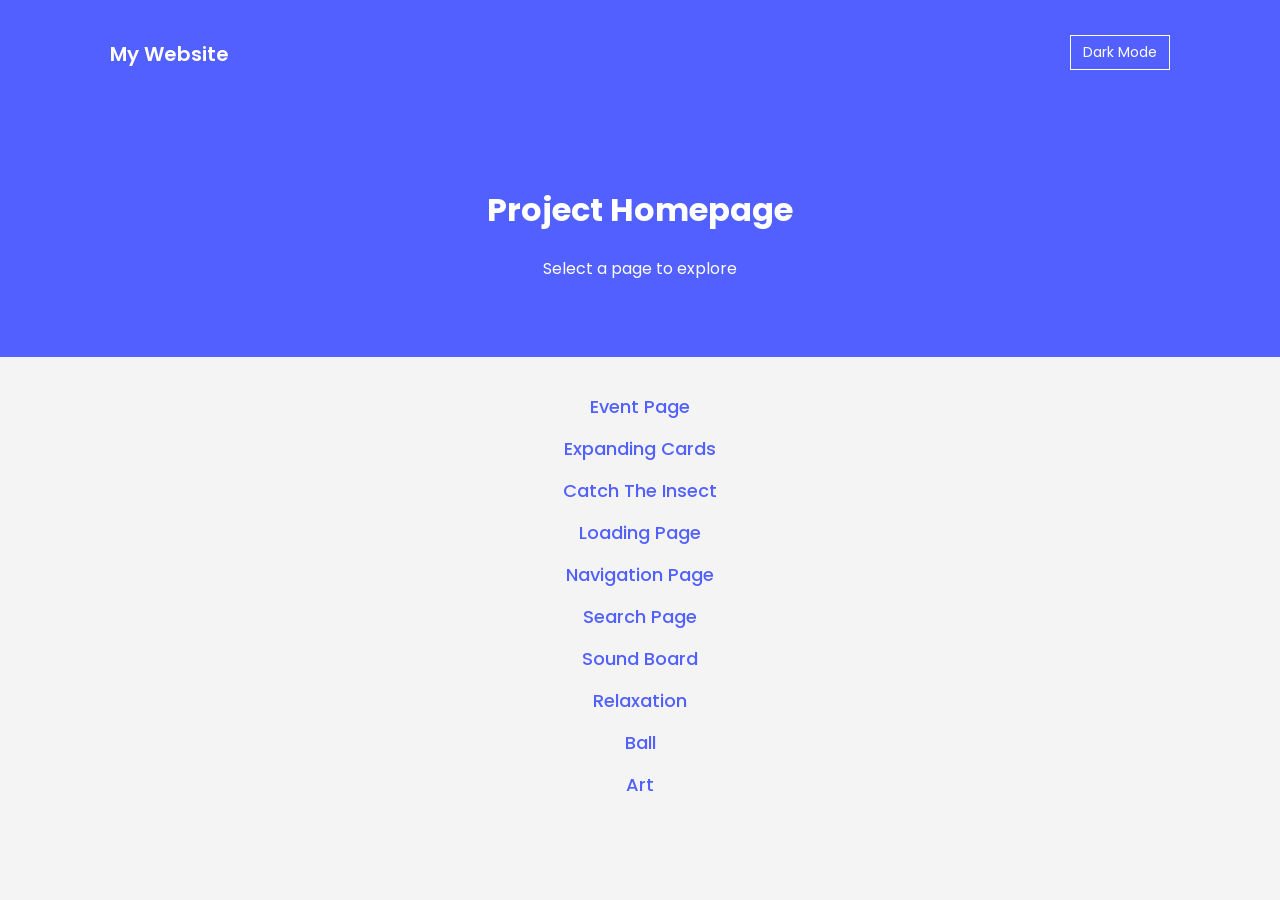
<file: index.html>
<!DOCTYPE html>
<html lang="en">
<head>
    <meta charset="UTF-8">
    <meta name="viewport" content="width=device-width, initial-scale=1.0">
    <title>Homepage</title>

    <link rel="stylesheet" href="style/index.css">


    <link href="https://fonts.googleapis.com/css2?family=Poppins:wght@300;400;600&display=swap" rel="stylesheet">
</head>
<body>


    <nav class="nav">
        <div class="container">
            <h1 class="logo">
                <a href="index.html">My Website</a>
            </h1>

            <ul class="nav-links">
                <li>
                    <button id="toggle-dark" class="nav-btn">Dark Mode</button>
                </li>
            </ul>
        </div>
    </nav>


    <div class="hero">
        <div class="container">
            <h1>Project Homepage</h1>
            <p>Select a page to explore</p>
        </div>
    </div>


    <section class="container content">
        <ul class="links">
            <li><a href="event.html">Event Page</a></li>
            <li><a href="expanding.html">Expanding Cards</a></li>
            <li><a href="insect.html">Catch The Insect</a></li>
            <li><a href="loading.html">Loading Page</a></li>
            <li><a href="navigation.html">Navigation Page</a></li>
            <li><a href="search.html">Search Page</a></li>
            <li><a href="sound.html">Sound Board</a></li>
            <li><a href="relaxer.html">Relaxation</a></li>
            <li><a href="ball.html">Ball</a></li>
            <li><a href="art.html">Art</a></li>

        </ul>
    </section>

    <script src="script/index.js"></script>

</body>
</html>
</file>
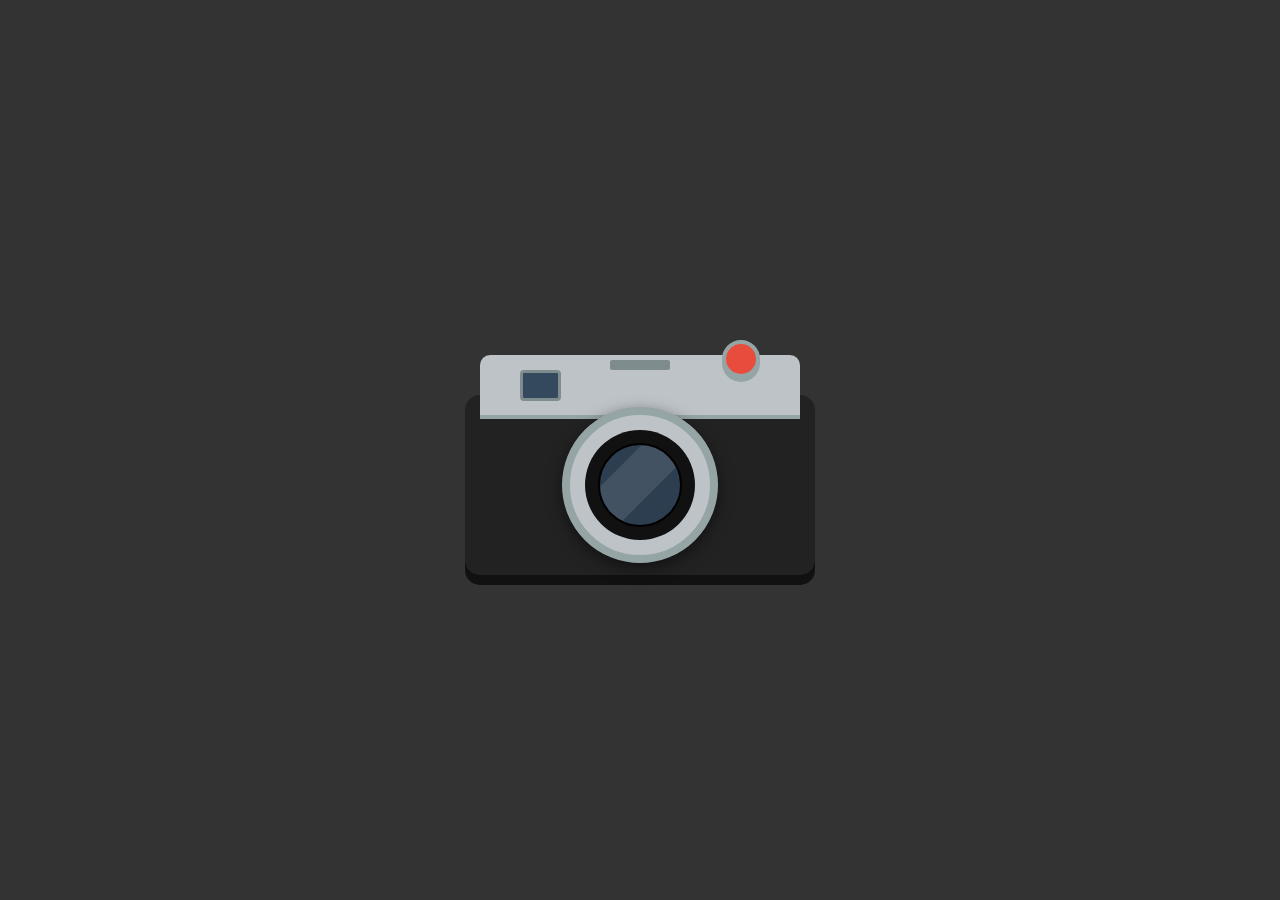
<file: art.html>
<!DOCTYPE html>
<html lang="en">
<head>
    <meta charset="UTF-8">
    <meta name="viewport" content="width=device-width, initial-scale=1.0">
    <title>CSS Camera Art</title>
    <link rel="stylesheet" href="style/art.css">
</head>
<body>
    <div class="camera-container">
        <div class="camera-body">

            <div class="camera-top">
                <div class="viewfinder"></div>
                <div class="shutter-button"></div>
                <div class="flash-mount"></div>
            </div>

            <div class="lens-outer">
                <div class="lens-middle">
                    <div class="lens-inner">
                        <div class="lens-reflection"></div>
                    </div>
            </div>

        </div>
    </div>
</body>
</html>
</file>
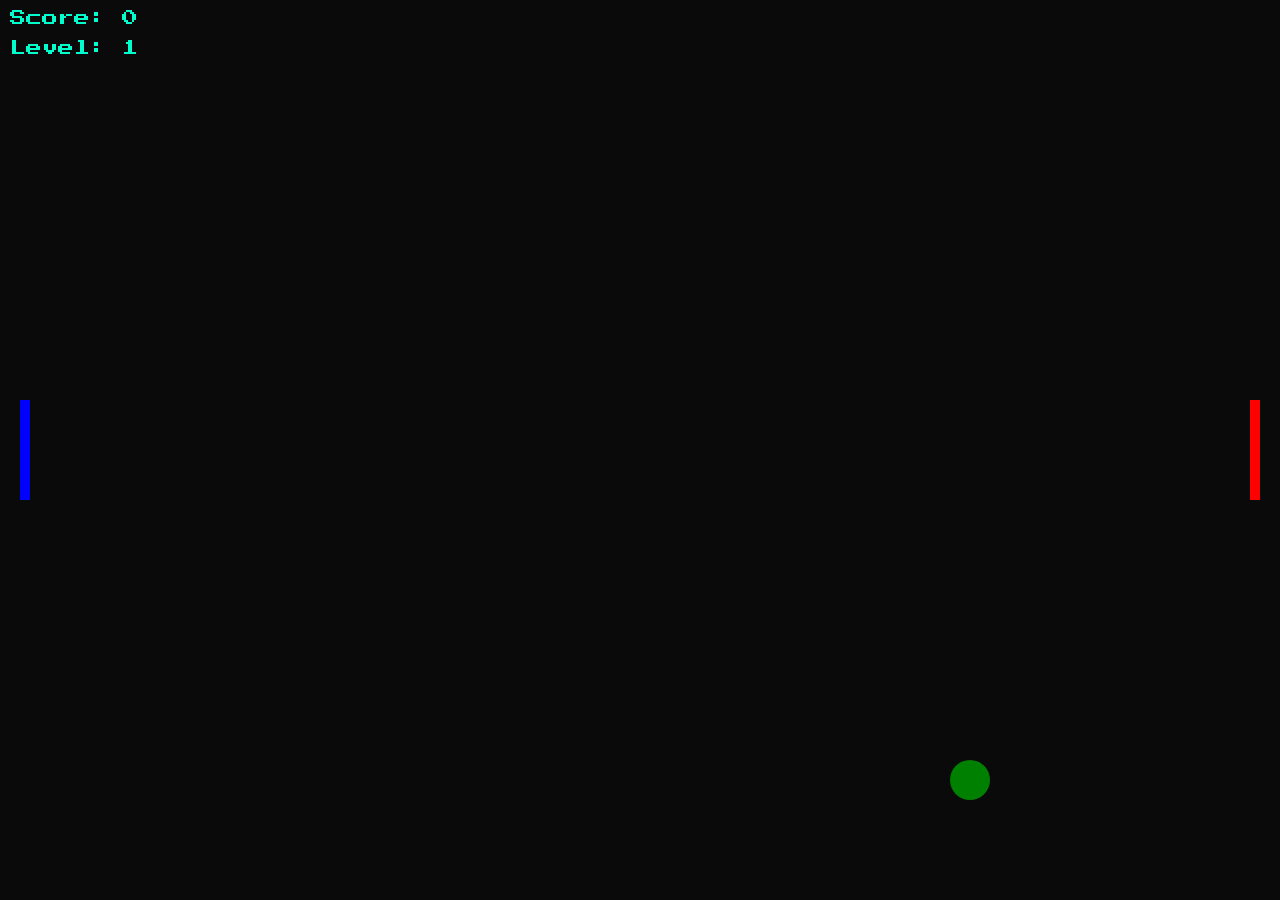
<file: ball.html>
<!DOCTYPE html>
<html lang="en">
<head>
    <meta charset="UTF-8">
    <title>Ball</title>
    <link rel="stylesheet" href="style/ball.css">
</head>
<body>
<script src="script/ball.js"></script>
</body>
</html>
</file>
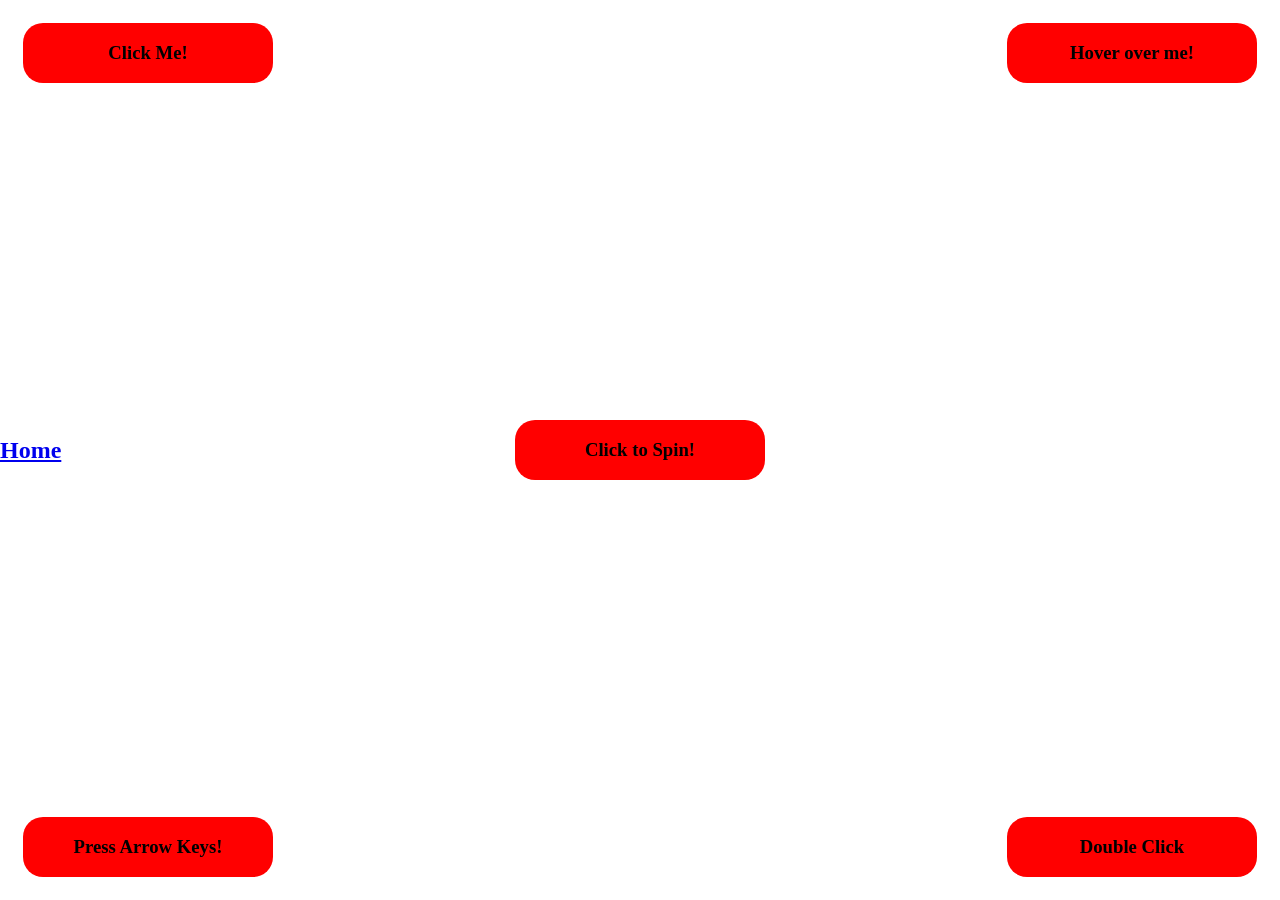
<file: event.html>
<!DOCTYPE html>
<html lang="en">
<head>
    <meta charset="UTF-8">
    <meta name="viewport" content="width=device-width, initial-scale=1.0">
    <title>Event</title>
    <link rel="stylesheet" href="style/event.css">
</head>
<body>
    <nav class="nav">
        <div class="container">
            <h1 class="logo">
                <a href="index.html" class="home-btn">Home</a>
            </h1>
        </div>
    </nav>
    <div class="rectangle click">
        <h3>Click Me!</h3>
    </div>
    <div class="rectangle move">
        <h3>Press Arrow Keys!</h3>
    </div>
    <div class="rectangle spin">
        <h3>Click to Spin!</h3>
    </div>
    <div class="rectangle hover">
        <h3>Hover over me!</h3>
    </div>
    <div class="rectangle dblclick">
        <h3>Double Click</h3>
    </div>
    <script src="script/event.js"></script>
</body>
</html>
</file>
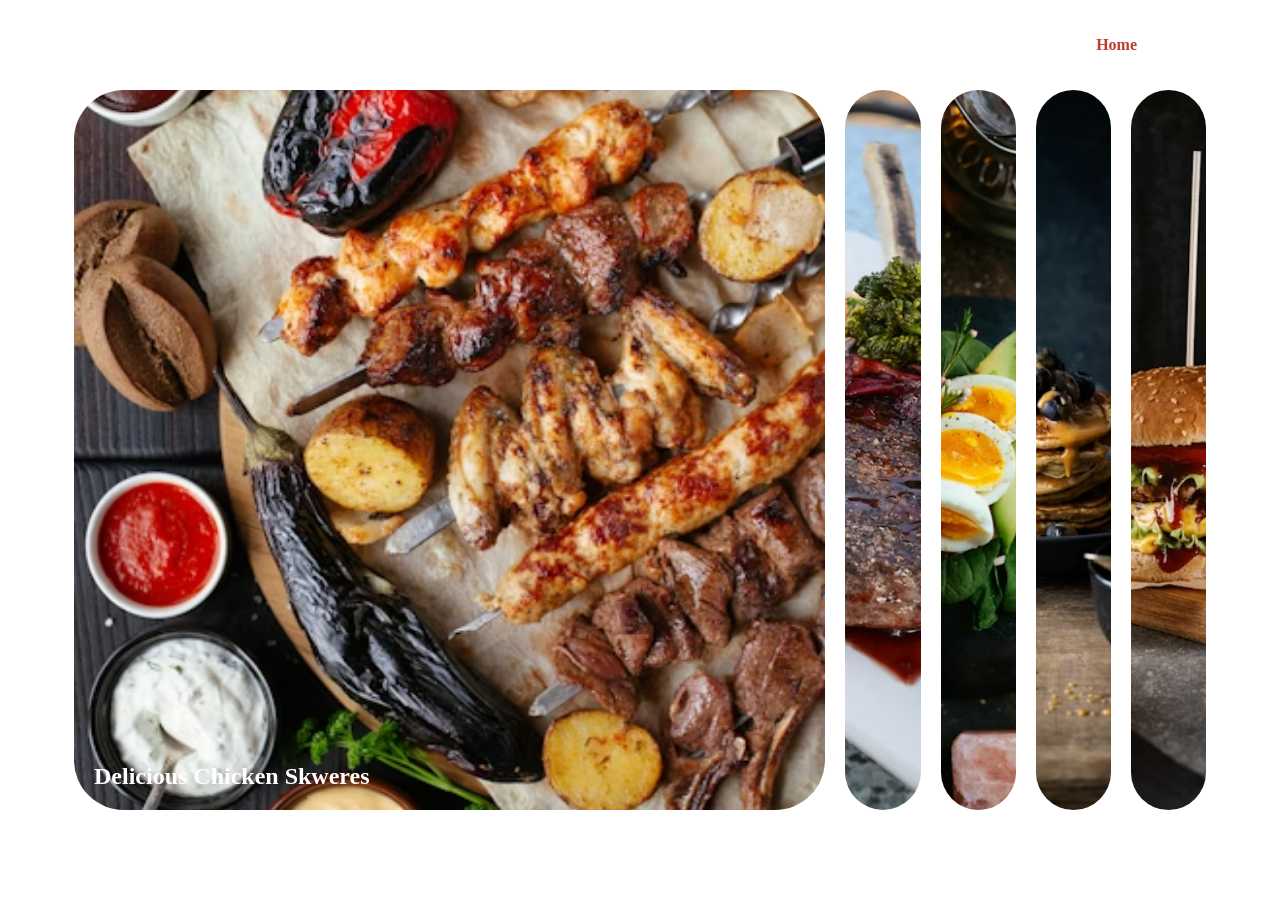
<file: expanding.html>
<!DOCTYPE html>
<html lang="en">
<head>
    <meta charset="UTF-8">
    <meta name="viewport" content="width=device-width, initial-scale=1.0">
    <title>Expanding</title>
    <link rel="stylesheet" href="style/expanding.css">
</head>
<body>
    <nav class="nav">
        <div class="container">
            <h1 class="logo">
            </h1>
            <ul>
                <li><a href="index.html" class="current">Home</a></li>
            </ul>
        </div>
    </nav>
    <div class="container">
        <div class="panel" style="background-image: url('images/food1.avif')">
        <h3>Delicious Chicken Skweres</h3>
    </div>
        <div class="panel" style="background-image: url('images/food2.avif')">
        <h3>Steak</h3>
    </div>
        <div class="panel" style="background-image: url('images/food3.avif')">
        <h3>Toast and Eggs</h3>
    </div>
        <div class="panel" style="background-image: url('images/food4.avif')">
        <h3>Pancakes</h3>
    </div>
        <div class="panel" style="background-image: url('images/food5.avif')">
        <h3>Hamburger</h3>
    </div>
    <script src="script/expanding.js" ></script>
</body>
</html>
</file>
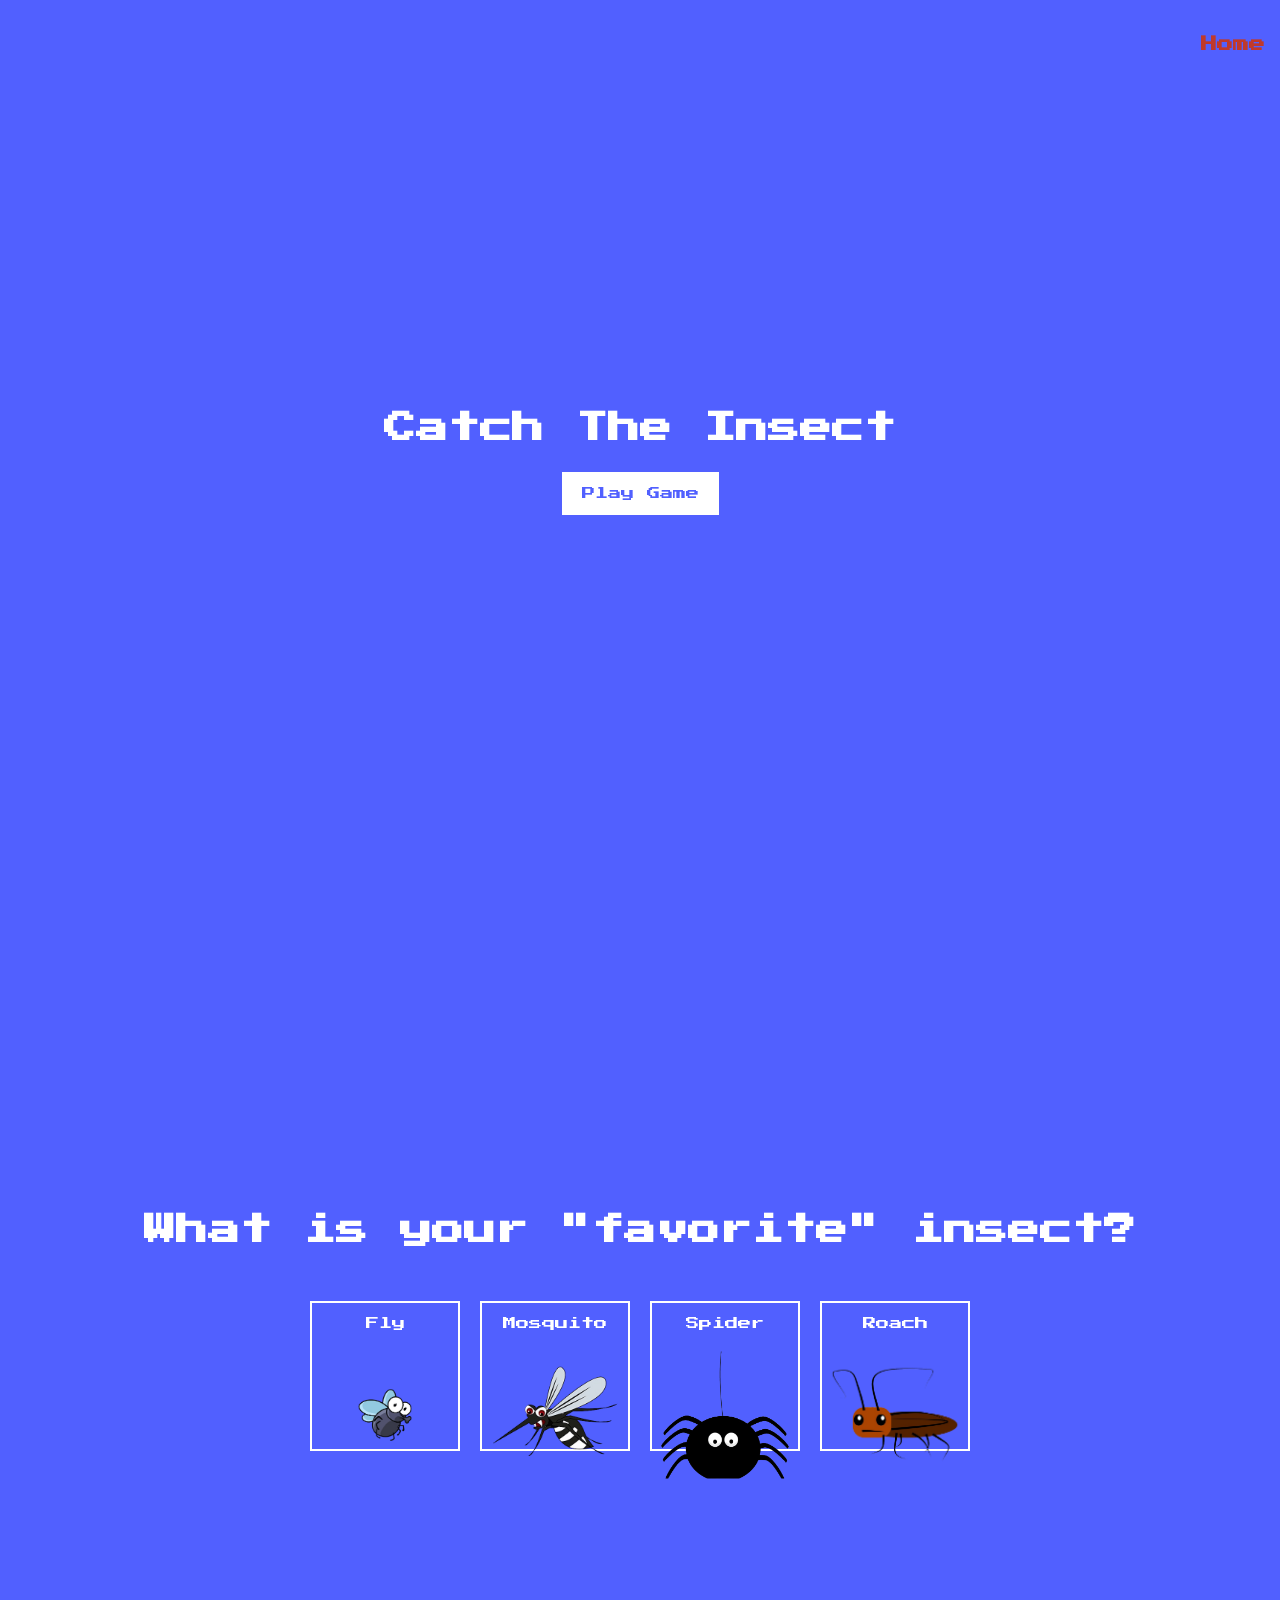
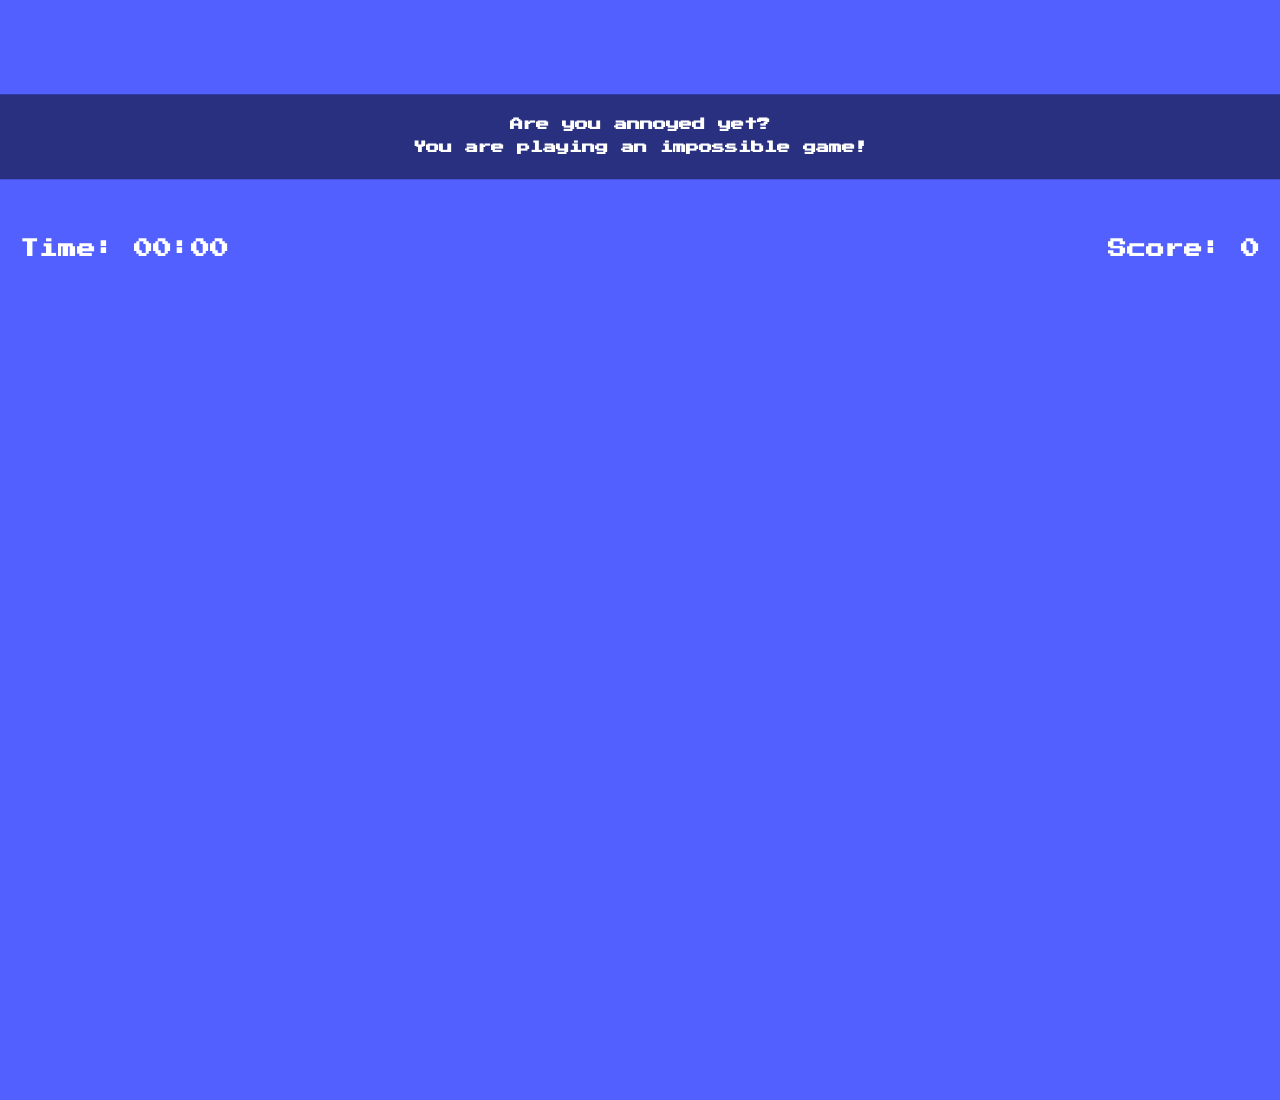
<file: insect.html>
<!DOCTYPE html>
<html lang="en">
<head>
    <meta charset="UTF-8">
    <meta name="viewport" content="width=device-width, initial-scale=1.0">
    <title>Catch The Insect</title>
    <link rel="stylesheet" href="style/insect.css">
</head>
<body>
<body>
    <nav class="nav">
        <div class="container">
            <h1 class="logo">
            </h1>
            <ul>
                <li><a href="index.html" class="current">Home</a></li>
            </ul>
        </div>
    </nav>
    <div class="screen">
        <h1>Catch The Insect</h1>
        <button class="btn" id="start-btn">Play Game</button>
    </div>

    <div class="screen">
        <h1>What is your "favorite" insect?</h1>
        <ul class="insects-list">
            <li>
                <button class="choose-insect-btn">
                    <p>Fly</p>
                    <img src="images/fly.png" alt="fly">
                </button>
            </li>

            <li>
                <button class="choose-insect-btn">
                    <p>Mosquito</p>
                    <img src="images/mosquito.png" alt="mosquito">
                </button>
            </li>

            <li>
                <button class="choose-insect-btn">
                    <p>Spider</p>
                    <img src="images/spider.png" alt="spider">
                </button>
            </li>

            <li>
                <button class="choose-insect-btn">
                    <p>Roach</p>
                    <img src="images/roach.png" alt="roach">
                </button>
            </li>

        </ul>
    </div>

    <!-- SCREEN 3 -->
    <div class="screen game-container" id="game-container">

        <h3 class="time" id="time">Time: 00:00</h3>

        <h3 class="score" id="score">Score: 0</h3>

        <h5 class="message" id="message">
            Are you annoyed yet? <br>
            You are playing an impossible game!
        </h5>
    </div>
    <script src="script/insect.js"></script>
</body>
</html>
</file>
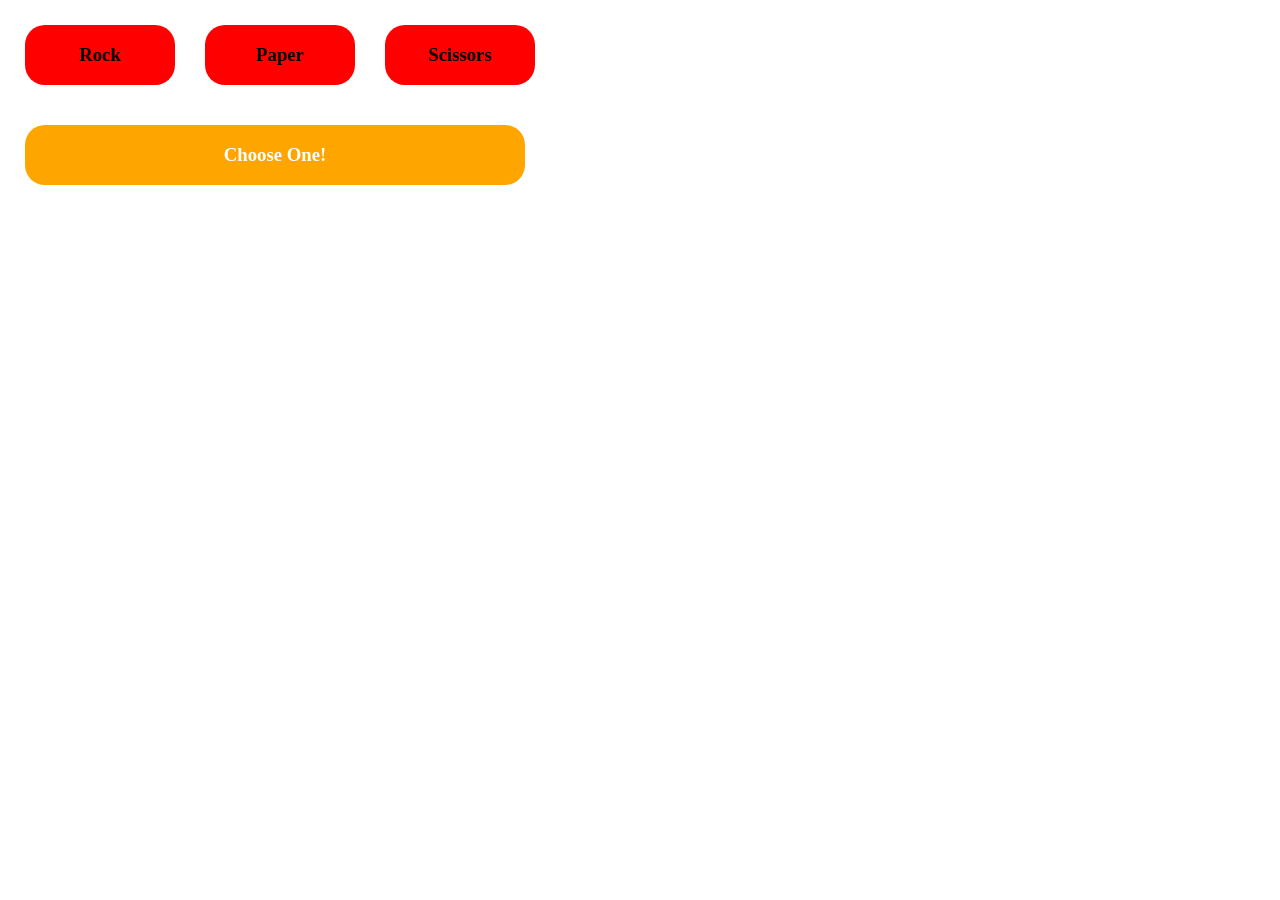
<file: interactive.html>
<!DOCTYPE html>
<html lang="en">
<head>
    <title>Rock Paper Scissors</title>
    <link rel="stylesheet" href="style/interactive.css">
</head>
<body>

    <div class="rectangle rock">
        <h3>Rock</h3>
    </div>

    <div class="rectangle paper">
        <h3>Paper</h3>
    </div>

    <div class="rectangle scissors">
        <h3>Scissors</h3>
    </div>

    <div class="rectangle result">
        <h3>Choose One!</h3>
    </div>

    <script src="script/interactive.js"></script>
</body>
</html>
</file>
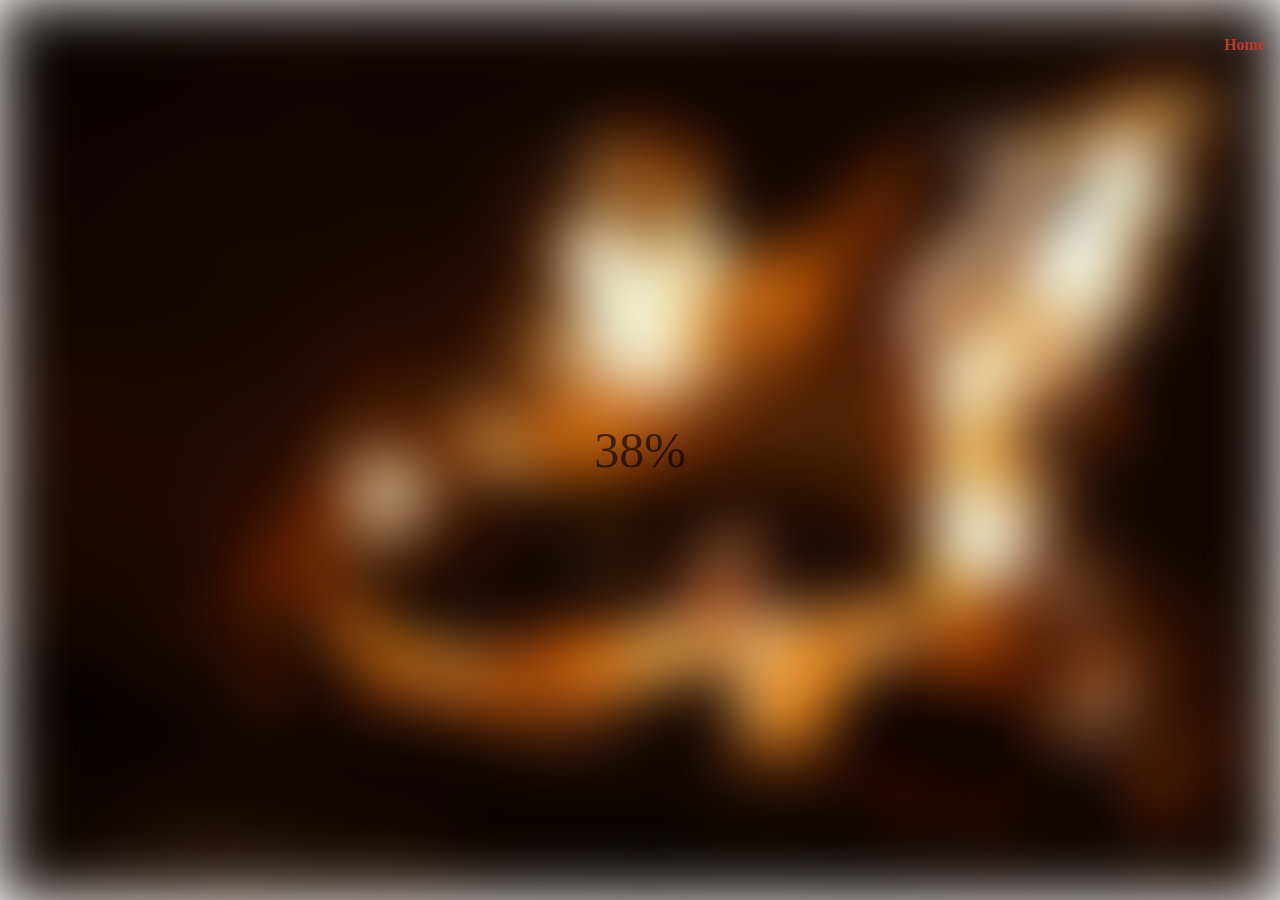
<file: loading.html>
<!DOCTYPE html>
<html lang="en">
<head>
    <meta charset="UTF-8">
    <meta name="viewport" content="width=device-width, initial-scale=1.0">
    <title>Loading</title>
    <link rel="stylesheet" href="style/loading.css">
</head>
<body>
    <nav class="nav">
        <div class="container">
            <h1 class="logo">
            </h1>
            <ul>
                <li><a href="index.html" class="current">Home</a></li>
            </ul>
        </div>
    </nav>
    <section class="bg"></section>
    <div class="loading-text">0%</div>
    <script src="script/loading.js"></script>
</body>
</html>
</file>
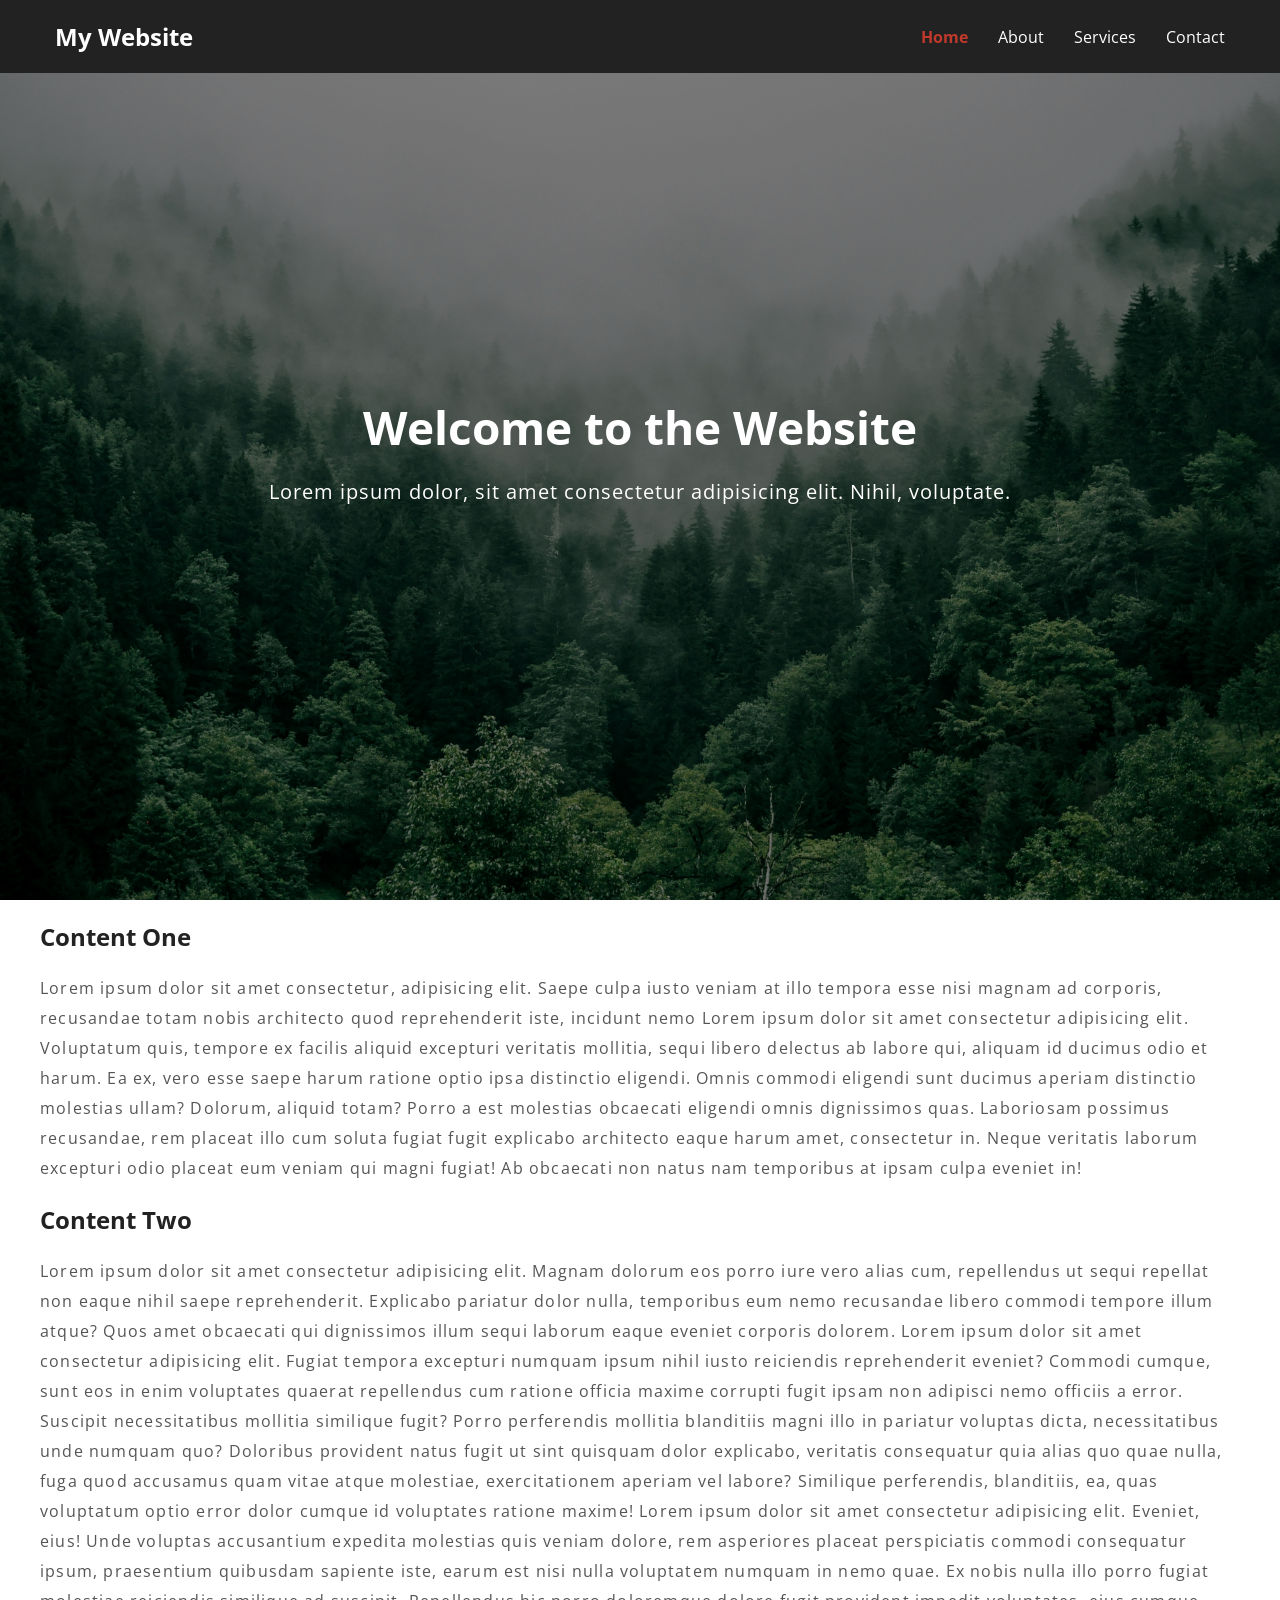
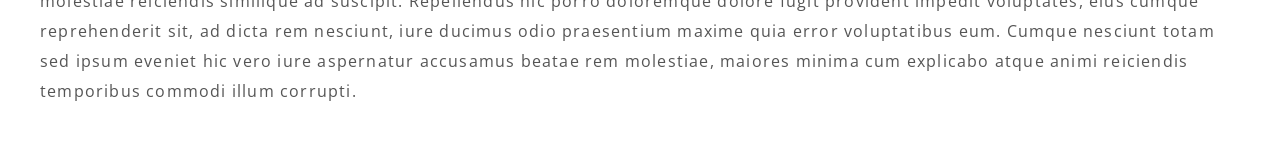
<file: navigation.html>
<!DOCTYPE html>
<html lang="en">

<head>
    <meta charset="UTF-8">
    <meta name="viewport" content="width=device-width, initial-scale=1.0">
    <title>Navigation</title>

    <link rel="stylesheet" href="style/navigation.css">
</head>

<body>

    <nav class="nav">
        <div class="container">
            <h1 class="logo">
                <a href="#">My Website</a>
            </h1>
            <ul>
                <li><a href="index.html" class="current">Home</a></li>
                <li><a href="#">About</a></li>
                <li><a href="#">Services</a></li>
                <li><a href="#">Contact</a></li>
            </ul>
        </div>
    </nav>

    <div class="hero">
        <div class="container">
            <h1>Welcome to the Website</h1>
            <p>Lorem ipsum dolor, sit amet consectetur adipisicing elit. Nihil, voluptate.</p>
        </div>
    </div>

    <section class="container content">
        <h2>Content One</h2>
        <p>
            Lorem ipsum dolor sit amet consectetur, adipisicing elit. Saepe culpa iusto
            veniam at illo tempora esse nisi magnam ad corporis, recusandae totam nobis
            architecto quod reprehenderit iste, incidunt nemo Lorem ipsum dolor sit amet
            consectetur adipisicing elit. Voluptatum quis, tempore ex facilis aliquid excepturi
            veritatis mollitia, sequi libero delectus ab labore qui, aliquam id ducimus odio
            et harum. Ea ex, vero esse saepe harum ratione optio ipsa distinctio eligendi.
            Omnis commodi eligendi sunt ducimus aperiam distinctio molestias ullam? Dolorum,
            aliquid totam? Porro a est molestias obcaecati eligendi omnis dignissimos quas.
            Laboriosam possimus recusandae, rem placeat illo cum soluta fugiat fugit explicabo
            architecto eaque harum amet, consectetur in. Neque veritatis laborum excepturi
            odio placeat eum veniam qui magni fugiat! Ab obcaecati non natus nam temporibus
            at ipsam culpa eveniet in!
        </p>

        <h3>Content Two</h3>
        <p>
            Lorem ipsum dolor sit amet consectetur adipisicing elit. Magnam dolorum eos
            porro iure vero alias cum, repellendus ut sequi repellat non eaque nihil
            saepe reprehenderit. Explicabo pariatur dolor nulla, temporibus eum nemo
            recusandae libero commodi tempore illum atque? Quos amet obcaecati qui
            dignissimos illum sequi laborum eaque eveniet corporis dolorem. Lorem ipsum
            dolor sit amet consectetur adipisicing elit. Fugiat tempora excepturi numquam
            ipsum nihil iusto reiciendis reprehenderit eveniet? Commodi cumque, sunt eos
            in enim voluptates quaerat repellendus cum ratione officia maxime corrupti fugit
            ipsam non adipisci nemo officiis a error. Suscipit necessitatibus mollitia similique
            fugit? Porro perferendis mollitia blanditiis magni illo in pariatur voluptas dicta,
            necessitatibus unde numquam quo? Doloribus provident natus fugit ut sint quisquam
            dolor explicabo, veritatis consequatur quia alias quo quae nulla, fuga quod accusamus
            quam vitae atque molestiae, exercitationem aperiam vel labore? Similique perferendis,
            blanditiis, ea, quas voluptatum optio error dolor cumque id voluptates ratione maxime!
            Lorem ipsum dolor sit amet consectetur adipisicing elit. Eveniet, eius! Unde voluptas
            accusantium expedita molestias quis veniam dolore, rem asperiores placeat perspiciatis
            commodi consequatur ipsum, praesentium quibusdam sapiente iste, earum est nisi nulla
            voluptatem numquam in nemo quae. Ex nobis nulla illo porro fugiat molestiae reiciendis
            similique ad suscipit. Repellendus hic porro doloremque dolore fugit provident impedit
            voluptates, eius cumque reprehenderit sit, ad dicta rem nesciunt, iure ducimus odio
            praesentium maxime quia error voluptatibus eum. Cumque nesciunt totam sed ipsum
            eveniet hic vero iure aspernatur accusamus beatae rem molestiae, maiores
            minima cum explicabo atque animi reiciendis temporibus commodi illum corrupti.
        </p>
    </section>

    <script src="script/navigation.js"></script>

</body>

</html>
</file>
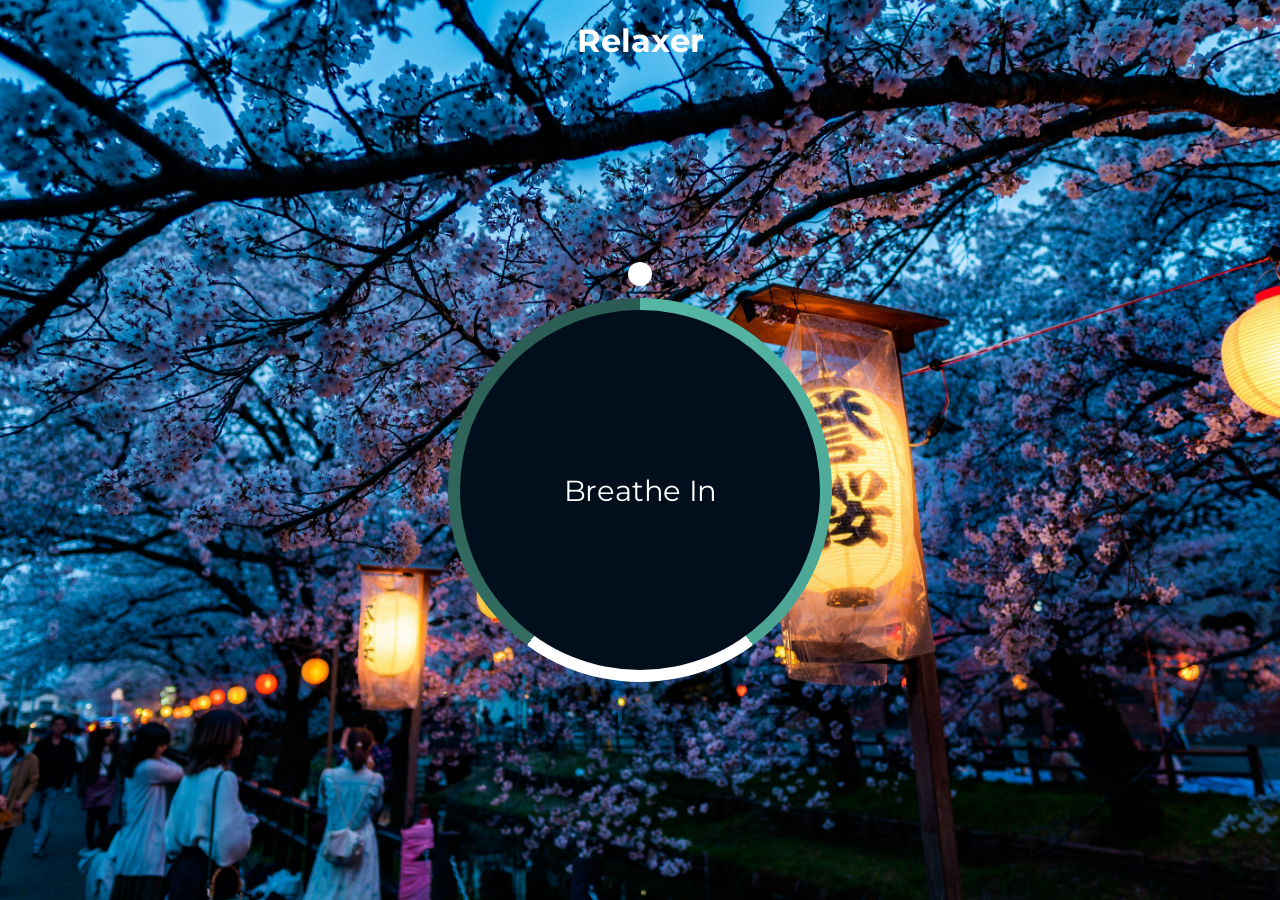
<file: relaxer.html>
<!DOCTYPE html>
<html lang="en">
<head>
    <meta charset="UTF-8">
    <meta name="viewport" content="width=device-width, initial-scale=1.0">
    <title>Relaxer</title>
    <link rel="stylesheet" href="style/relaxer.css">
</head>
<body>

    <h1>Relaxer</h1>

    <div class="main">
        <div class="container" id="container">
            <div class="circle"></div>

            <p id="text">Breathe In</p>

            <div class="pointer-container">
                <span class="pointer"></span>
            </div>

            <div class="gradient-circle"></div>
        </div>
    </div>

    <script src="script/relaxer.js"></script>

</body>
</html>
</file>
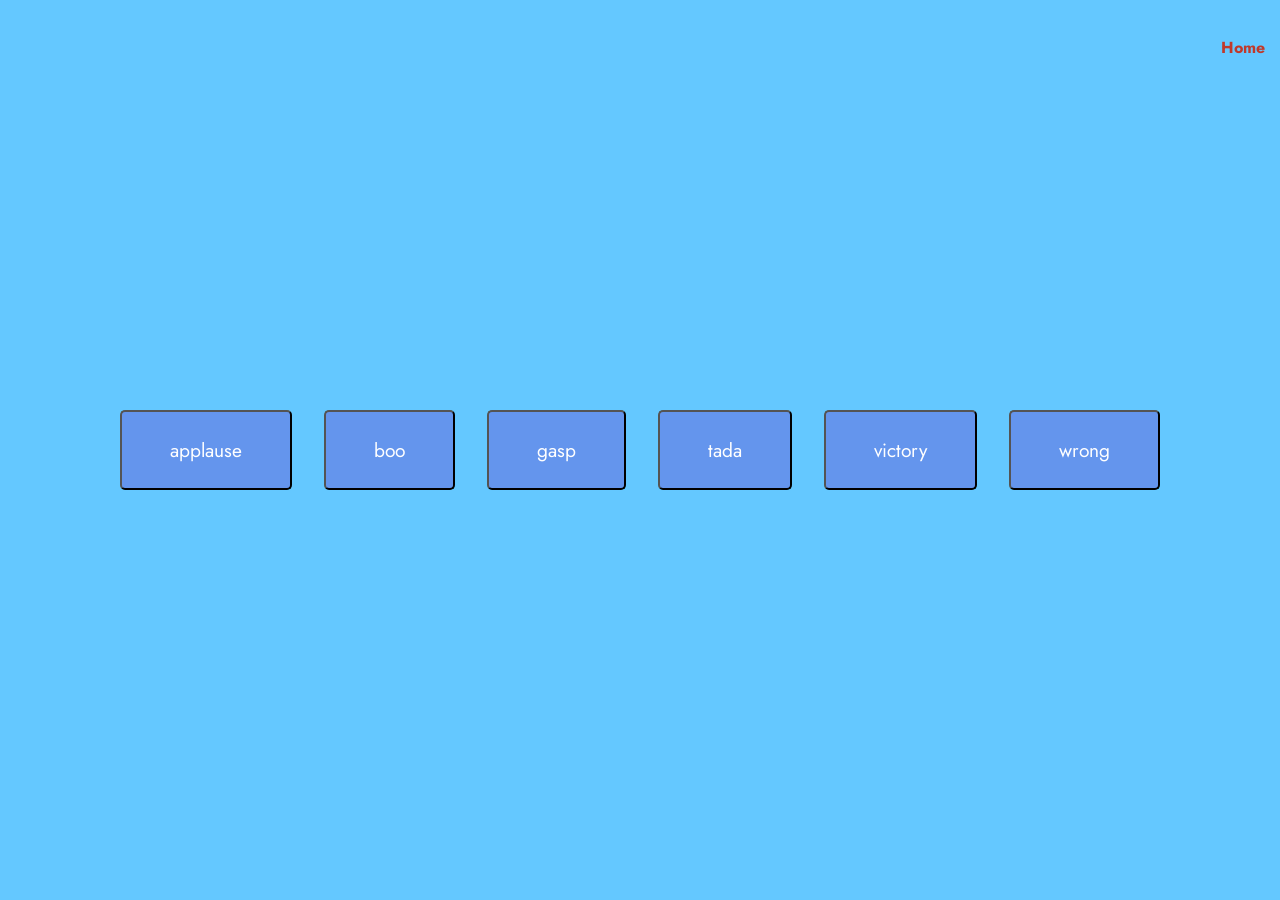
<file: sound.html>
<!DOCTYPE html>


<html lang="en">
    <head>
         <meta charset="UTF-8">
        <meta name="viewport" content="width=device-width, initial-scale=1.0">
        <title>Sound</title>
        <link rel="stylesheet" href="style/sound.css">
    </head>
    <body>
        <nav class="nav">
        <div class="container">
            <h1 class="logo">
            </h1>
            <ul>
                <li><a href="index.html" class="current">Home</a></li>
            </ul>
        </div>
    </nav>
        <audio src="sounds/applause.mp3" class="applause"></audio>
        <audio src="sounds/boo.mp3" class="boo"></audio>
        <audio src="sounds/gasp.mp3" class="gasp"></audio>
        <audio src="sounds/tada.mp3" class="tada"></audio>
        <audio src="sounds/victory.mp3" class="victory"></audio>
        <audio src="sounds/wrong.mp3" class="wrong"></audio>
        <div class="buttons"></div>
        <script src="script/sound.js"></script>
    </body>
</html>
</file>
<file: style/index.css>
@import url('https://fonts.googleapis.com/css2?family=Poppins:wght@300;400;600&display=swap');

* {
    box-sizing: border-box;
}

body {
    margin: 0;
    font-family: 'Poppins', sans-serif;
    background-color: #f4f4f4;
    color: #333;
    transition: background-color 0.3s ease, color 0.3s ease;
}

.nav {
    background-color: #5160FF;
    color: #fff;
    padding: 15px 0;
}

.nav .container {
    max-width: 1100px;
    margin: auto;
    padding: 0 20px;
    display: flex;
    align-items: center;
    justify-content: space-between;
}

.logo a {
    color: #fff;
    text-decoration: none;
    font-weight: 600;
    font-size: 20px;
}

.nav-links {
    list-style: none;
    margin: 0;
    padding: 0;
}

.nav-btn {
    background: transparent;
    border: 1px solid #fff;
    color: #fff;
    padding: 6px 12px;
    cursor: pointer;
    font-family: inherit;
    font-size: 14px;
    transition: 0.3s;
}

.nav-btn:hover {
    background-color: #fff;
    color: #5160FF;
}

.hero {
    background-color: #5160FF;
    color: #fff;
    padding: 40px 20px;
    text-align: center;
}

.container {
    max-width: 1100px;
    margin: auto;
    padding: 20px;
}

.content {
    text-align: center;
}

.links {
    list-style: none;
    padding: 0;
}

.links li {
    margin: 15px 0;
}

.links a {
    display: inline-block;
    text-decoration: none;
    color: #5160FF;
    font-weight: 500;
    font-size: 18px;
    transition: 0.3s;
}

.links a:hover {
    color: #000;
    transform: scale(1.05);
}

.dark {
    background-color: #222;
    color: #fff;
}

.dark .nav {
    background-color: #111;
}

.dark .hero {
    background-color: #111;
}

.dark .links a {
    color: #fff;
}

.dark .links a:hover {
    color: #5160FF;
}

.dark .nav-btn {
    border-color: #fff;
}

.dark .nav-btn:hover {
    background-color: #fff;
    color: #111;
}
</file>
<file: style/art.css>
body {
    background-color: #333;
    display: flex;
    justify-content: center;
    align-items: center;
    height: 100vh;
    margin: 0;
}

.camera-container {
    position: relative;
    width: 350px;
    height: 250px;
}

.camera-body {
    position: absolute;
    bottom: 0;
    width: 350px;
    height: 180px;
    background-color: #222;
    border-radius: 15px;
    box-shadow: 0 10px 0 #111;
}


.camera-top {
    position: absolute;
    top: -40px;
    left: 15px;
    width: 320px;
    height: 60px;
    background-color: #bdc3c7;
    border-radius: 10px 10px 0 0;
    border-bottom: 4px solid #95a5a6;
}


.viewfinder {
    position: absolute;
    left: 40px;
    top: 15px;
    width: 35px;
    height: 25px;
    background-color: #34495e;
    border: 3px solid #7f8c8d;
    border-radius: 4px;
}


.shutter-button {
    position: absolute;
    right: 40px;
    top: -15px;
    width: 30px;
    height: 30px;
    background-color: #e74c3c;
    border-radius: 50%;
    border: 4px solid #95a5a6;
    box-shadow: 0 4px 0 #95a5a6;
}


.flash-mount {
    position: absolute;
    left: 130px;
    top: 5px;
    width: 60px;
    height: 10px;
    background-color: #7f8c8d;
    border-radius: 2px;
}


.lens-outer {
    position: absolute;
    top: 50%;
    left: 50%;
    transform: translate(-50%, -50%);
    width: 140px;
    height: 140px;
    background-color: #bdc3c7;
    border-radius: 50%;
    border: 8px solid #95a5a6;
    box-shadow: 0 5px 15px rgba(0,0,0,0.5);
}


.lens-middle {
    position: absolute;
    top: 50%;
    left: 50%;
    transform: translate(-50%, -50%);
    width: 110px;
    height: 110px;
    background-color: #111;
    border-radius: 50%;
}


.lens-inner {
    position: absolute;
    top: 50%;
    left: 50%;
    transform: translate(-50%, -50%);
    width: 80px;
    height: 80px;
    background-color: #2c3e50;
    border-radius: 50%;
    overflow: hidden;
    border: 2px solid #000;
}

.lens-reflection {
    position: absolute;
    top: -20px;
    left: 10px;
    width: 40px;
    height: 120px;
    background: rgba(255, 255, 255, 0.1);
    transform: rotate(45deg);
}
</file>
<file: style/ball.css>
@import url('https://fonts.googleapis.com/css2?family=Press+Start+2P&display=swap');

body {
    margin: 0;
    padding: 0;
    background-color: #0a0a0a;
    color: #00ffcc;
    font-family: 'Press Start 2P', cursive;
    overflow: hidden;
}

#ball {
    box-shadow: 0 0 15px 5px rgba(0, 255, 0, 0.5);
    z-index: 10;
}

#lPaddle {
    box-shadow: 0 0 15px 2px rgba(0, 150, 255, 0.7);
    border-radius: 2px;
}

#rPaddle {
    box-shadow: 0 0 15px 2px rgba(255, 50, 50, 0.7);
    border-radius: 2px;
}

#scoreDisplay, #levelDisplay {
    font-size: 16px; /* Smaller size because pixel fonts are bulky */
    letter-spacing: 1px;
    text-shadow: 3px 3px 0px #444;
    padding: 10px;
}

#gameOverText {
    background: rgba(0, 0, 0, 0.9);
    padding: 30px;
    border: 4px double #00ffcc;
    text-align: center;
    z-index: 100;
    line-height: 2;
}
</file>
<file: style/event.css>
body {
    display: flex;
    height: 100vh;
    align-items: center;
    justify-content: center;
    margin: 0;
}


.rectangle {
    height: 60px;
    width: 250px;
    background: red;
    margin: 3px;
    border-radius: 20px;
    display: flex;
    justify-content: center;
    align-items:center;
}

.click {
    position: absolute;
    top: 20px;
    left: 20px;
}

.move{
    position: absolute;
    bottom: 20px;
    left: 20px;
}

.spin {
    position: absolute;
}

.dblclick {
    position: absolute;
    bottom: 20px;
    right: 20px;
}

.hover {
    position: absolute;
    top: 20px;
    right: 20px;
}

.start {
    animation: spin 1s linear infinite;
}

.dblclick.active {
    flex: 10;
}

@keyframes spin {
    from {
        transform: rotate(0deg);
    }
    to {
        transform :rotate(360deg);
    }
}

.nav-links {
    list-style: none;
}

.nav-links a {
    color: #fff;
    text-decoration: none;
    margin-left: 20px;
}

nav-links a:hover {
    text-decoration: underline;
}

.nav {
    
    right: 20;
    top: 0;
    width: 100%;
    z-index: 1000;
}
</file>
<file: style/expanding.css>
*{
    box-sizing: border-box;
}

body{
    height: 100vh;
    display: flex;
    justify-content: center;
    align-items: center;
    margin: 0;
}

.container {
    display: flex;
    width: 90vw;
}

.panel {
    background-size: cover;
    background-position: center;
    background-repeat: no-repeat;
    height: 80vh;
    border-radius: 50px;
    color: white;
    cursor: pointer;
    flex: 1;
    margin: 10px;
    position: relative;
    transition: flex 1s ease-in;
}

h3 {
    position: absolute;
    bottom: 20px;
    left: 20px;
    font-size: 24px;
    margin: 0px;
    opacity: 0;
    transition: opacity 1s ease-in 0.5s;
}

.panel.active {
    flex: 10;
}

.panel.active h3 {
    opacity: 1;
}

.nav {
    position: fixed;
    top: 0;
    left: 0;
    right: 0;

    transition: all 0.3s ease-in-out;
}

.nav .container {
    display: flex;
    justify-content: space-between;
    align-items: center;

    padding: 20px 0;
    transition: all 0.3s ease-in-out;
}

.nav ul {
    display: flex;
    list-style-type: none;
    align-items: center;
    justify-content: center;
}

.nav a {
    color: white;
    text-decoration: none;
    padding: 7px 15px;

    transition: all 0.3s ease-in-out;
}

.nav.active {
    background-color: white;
    box-shadow: 0 2px 10px rgba(0, 0, 0, 0.3);
}

.nav.active a {
    color: black;
}

.nav.active .container {
    padding: 10px 0;
}

.nav a.current,
.nav a:hover {
    color: #c0392b;
    font-weight: bold;
}
</file>
<file: style/insect.css>
@import url('https://fonts.googleapis.com/css2?family=Press+Start+2P&display=swap');

* {
    box-sizing: border-box;
}

body {
    background-color: #5160FF;
    color: #fff;
    font-family: 'Press Start 2P', system-ui;
    height: 100vh;
    overflow: hidden;
    margin: 0;
    text-align: center;
}

.screen {
    display: flex;
    flex-direction: column;
    align-items: center;
    justify-content: center;
    height: 100vh;
    width: 100%;
}

.screen.up {
    margin-top: -100vh;
}

.btn {
    border: 0;
    background-color: #fff;
    color: #5160FF;
    padding: 15px 20px;
    cursor: pointer;
    font-family: inherit;
}

.btn:hover {
    opacity: 0.9;
}

h1 {
    line-height: 1.4;
}

a {
    color: #fff;
}

.insects-list {
    display: flex;
    flex-wrap: wrap;
    justify-content: center;
    list-style-type: none;
    padding: 0;
}


.insects-list li {
    margin: 10px;
}

.choose-insect-btn {
    background-color: transparent;
    border: 2px solid #fff;
    color: #fff;
    cursor: pointer;
    font-family: inherit;
    width: 150px;
    height: 150px;
}

.choose-insect-btn:hover {
    background-color: #fff;
    color: #5160FF;
}

.choose-insect-btn:active {
    background-color: rgba(255, 255, 255, 0.7);
}


.game-container {
    position: relative;
}


.time {
    position: absolute;
    top: 20px;
    left: 20px;
}


.score {
    position: absolute;
    top: 20px;
    right: 20px;
}


.message {
    position: absolute;
    top: 0;
    left: 50%;
    transform: translate(-50%, -150%);
    width: 100%;
    background-color: rgba(0, 0, 0, 0.5);
    padding: 20px;
    line-height: 1.7;
    z-index: 100;
    text-align: center;
}

.message.visible {
    transform: translate(-50%, 150%);
    opacity: 1;
    transition: transform 0.4s ease-in;
}

.insect {
    cursor: pointer;
    display: flex;
    align-items: center;
    justify-content: center;
    width: 100px;
    height: 100px;
    position: absolute;
}

.insect img {
    width: 100px;
    height: 100px;
    transform: translate(-50%, -50%) scale(1);
}

.insect.caught {
    transform: scale(0);
    transition: transform 0.3s ease-out;
}

.choose-insect-btn img {
    width: 100%;
    height: 100%;
    object-fit: contain;
}

.nav {
    position: fixed;
    top: 0;
    left: 0;
    right: 0;

    transition: all 0.3s ease-in-out;
}

.nav .container {
    display: flex;
    justify-content: space-between;
    align-items: center;

    padding: 20px 0;
    transition: all 0.3s ease-in-out;
}

.nav ul {
    display: flex;
    list-style-type: none;
    align-items: center;
    justify-content: center;
}

.nav a {
    color: white;
    text-decoration: none;
    padding: 7px 15px;
    transition: all 0.3s ease-in-out;
}

.nav.active {
    background-color: white;
    box-shadow: 0 2px 10px rgba(0, 0, 0, 0.3);
}

.nav.active a {
    color: black;
}

.nav.active .container {
    padding: 10px 0;
}

.nav a.current,
.nav a:hover {
    color: #c0392b;
    font-weight: bold;
}
</file>
<file: style/interactive.css>
body {
    display: flex;
    height: 100vh;
    align-items: center;
    justify-content: center;
    margin: 0;
}

.rectangle {
    height: 60px;
    width: 150px;
    background: red;
    margin: 5px;
    border-radius: 20px;
    display: flex;
    justify-content: center;
    align-items: center;
    cursor: pointer;
}

.rock {
    position: absolute;
    top: 20px;
    left: 20px;
}

.paper {
    position: absolute;
    top: 20px;
    left: 200px;
}

.scissors {
    position: absolute;
    top: 20px;
    left: 380px;
}

.result {
    position: absolute;
    top: 120px;
    left: 20px;
    width: 500px;
    background: orange;
    color: white;
    text-align: center;
}
</file>
<file: style/loading.css>
*{
    box-sizing: border-box;
}

body {
    height: 100vh;
    display: flex;
    align-items: center;
    justify-content: center;
    margin: 0;
}

.loading-text{
    font-size: 50px;
    opacity: 1;
}

.bg {
    width: 100vw;
    height: 100vh;
    background-image: url('../images/Fireplace.avif');
    position: absolute;
    background-repeat: no-repeat;
    background-size: cover;
    z-index: -1;
    filter: blur(100px);
}

.nav {
    position: fixed;
    top: 0;
    left: 0;
    right: 0;

    transition: all 0.3s ease-in-out;
}

.nav .container {
    display: flex;
    justify-content: space-between;
    align-items: center;

    padding: 20px 0;
    transition: all 0.3s ease-in-out;
}

.nav ul {
    display: flex;
    list-style-type: none;
    align-items: center;
    justify-content: center;
}

.nav a {
    color: white;
    text-decoration: none;
    padding: 7px 15px;

    transition: all 0.3s ease-in-out;
}

.nav.active {
    background-color: white;
    box-shadow: 0 2px 10px rgba(0, 0, 0, 0.3);
}

.nav.active a {
    color: black;
}

.nav.active .container {
    padding: 10px 0;
}

.nav a.current,
.nav a:hover {
    color: #c0392b;
    font-weight: bold;
}
</file>
<file: style/navigation.css>
@import url('https://fonts.googleapis.com/css2?family=Open+Sans:wght@400;700&display=swap');

* {
    box-sizing: border-box;
    margin: 0;
    padding: 0;
}

body {
    font-family: 'Open Sans', sans-serif;
    color: #222;
    padding-bottom: 50px;
}

.container {
    max-width: 1200px;
    margin: 0 auto;
}

/* Hero section */
.hero {
    background-image: url('../images/forest.jpg');
    background-repeat: no-repeat;
    background-size: cover;
    background-position: bottom center;
    height: 100vh;
    color: white;
    display: flex;
    justify-content: center;
    align-items: center;
    text-align: center;
    position: relative;
    margin-bottom: 20px;
    z-index: -2;
}


.hero::before {
    content: '';
    position: absolute;
    top: 0;
    left: 0;
    width: 100%;
    height: 100%;
    background-color: rgba(0, 0, 0, 0.5);
    z-index: -1;
}

.hero h1 {
    font-size: 46px;
    margin: 0 0 20px;
}

.hero p {
    font-size: 20px;
    letter-spacing: 1px;
}


.content h2, .content h3 {
    font-size: 150%;
    margin: 20px 0;
}

.content p {
    color: #555;
    line-height: 30px;
    letter-spacing: 1.2px;
}

.nav {
    position: fixed;
    background-color: #222;
    top: 0;
    left: 0;
    right: 0;

    transition: all 0.3s ease-in-out;
}

.nav .container {
    display: flex;
    justify-content: space-between;
    align-items: center;

    padding: 20px 0;
    transition: all 0.3s ease-in-out;
}

.nav ul {
    display: flex;
    list-style-type: none;
    align-items: center;
    justify-content: center;
}

.nav a {
    color: white;
    text-decoration: none;
    padding: 7px 15px;

    transition: all 0.3s ease-in-out;
}

.nav.active {
    background-color: white;
    box-shadow: 0 2px 10px rgba(0, 0, 0, 0.3);
}

.nav.active a {
    color: black;
}

.nav.active .container {
    padding: 10px 0;
}

.nav a.current,
.nav a:hover {
    color: #c0392b;
    font-weight: bold;
}
</file>
<file: style/relaxer.css>
@import url('https://fonts.googleapis.com/css2?family=Montserrat:wght@400;600&display=swap');

* {
    box-sizing: border-box;
}

body {
    background: #224941 url("../images/light.jpg") no-repeat center center/cover;
    color: #fff;
    font-family: 'Montserrat', sans-serif;
    display: flex;
    flex-direction: column;
    align-items: center;
    height: 100vh;
    margin: 0;
}

.main {
    display: flex;
    justify-content: center;
    align-items: center;
    height: calc(100vh - 80px);
}

h1 {
    margin-bottom: 20px;
}

.container {
    display: flex;
    justify-content: center;
    align-items: center;
    position: relative;
    height: 300px;
    width: 300px;
}

.circle {
    background-color: #010f1c;
    height: 100%;
    width: 100%;
    position: absolute;
    top: 0;
    left: 0;
    border-radius: 50%;
    z-index: -1;
}

.gradient-circle {
    background: conic-gradient(
        #55b7a4 0%,
        #4ca493 40%,
        #ffffff 40%,
        #ffffff 60%,
        #336d62 60%,
        #2a5b52 100%
    );
    height: 320px;
    width: 320px;
    position: absolute;
    top: -10px;
    left: -10px;
    border-radius: 50%;
    z-index: -2;
}

#text {
    font-size: 1.5rem;
}

.pointer {
    background-color: #fff;
    border-radius: 50%;
    height: 20px;
    width: 20px;
    display: block;
}

.pointer-container {
    position: absolute;
    top: -40px;
    left: 140px;
    width: 20px;
    height: 190px;
    animation: rotate 7.5s linear infinite;
    transform-origin: bottom center;
}

@keyframes rotate {
    from {
        transform: rotate(0deg);
    }
    to {
        transform: rotate(360deg);
    }
}

.container.grow {
    animation: grow 3s linear forwards;
}

@keyframes grow {
    from {
        transform: scale(1);
    }
    to {
        transform: scale(1.2);
    }
}

.container.shrink {
    animation: shrink 3s linear forwards;
}

@keyframes shrink {
    from {
        transform: scale(1.2);
    }
    to {
        transform: scale(1);
    }
}
</file>
<file: style/sound.css>
@import url('https://fonts.googleapis.com/css2?family=Jost:ital,wght@0,100..900;1,100..900&display=swap');

* {
   box-sizing: border-box;
}
body{
   font-family: "Jost", sans-serif;
   background: rgb(100,200,255);
   height: 100vh;
   display: flex;
   align-items: center;
   justify-content: center;
   margin: 0;
}

.btn{
   font-family: "Jost", sans-serif;
   background: CornflowerBlue;
   color: white;
   margin: 1rem;
   padding: 1.5rem 3rem;
   font-size: 1.2rem;
   cursor: pointer;
   border-radius: 5px;
}



.btn:hover {
   opacity: 0.9;
}

.nav {
    position: fixed;
    top: 0;
    left: 0;
    right: 0;

    transition: all 0.3s ease-in-out;
}

.nav .container {
    display: flex;
    justify-content: space-between;
    align-items: center;

    padding: 20px 0;
    transition: all 0.3s ease-in-out;
}

.nav ul {
    display: flex;
    list-style-type: none;
    align-items: center;
    justify-content: center;
}

.nav a {
    color: white;
    text-decoration: none;
    padding: 7px 15px;

    transition: all 0.3s ease-in-out;
}

.nav.active {
    background-color: white;
    box-shadow: 0 2px 10px rgba(0, 0, 0, 0.3);
}

.nav.active a {
    color: black;
}

.nav.active .container {
    padding: 10px 0;
}

.nav a.current,
.nav a:hover {
    color: #c0392b;
    font-weight: bold;
}
</file>
